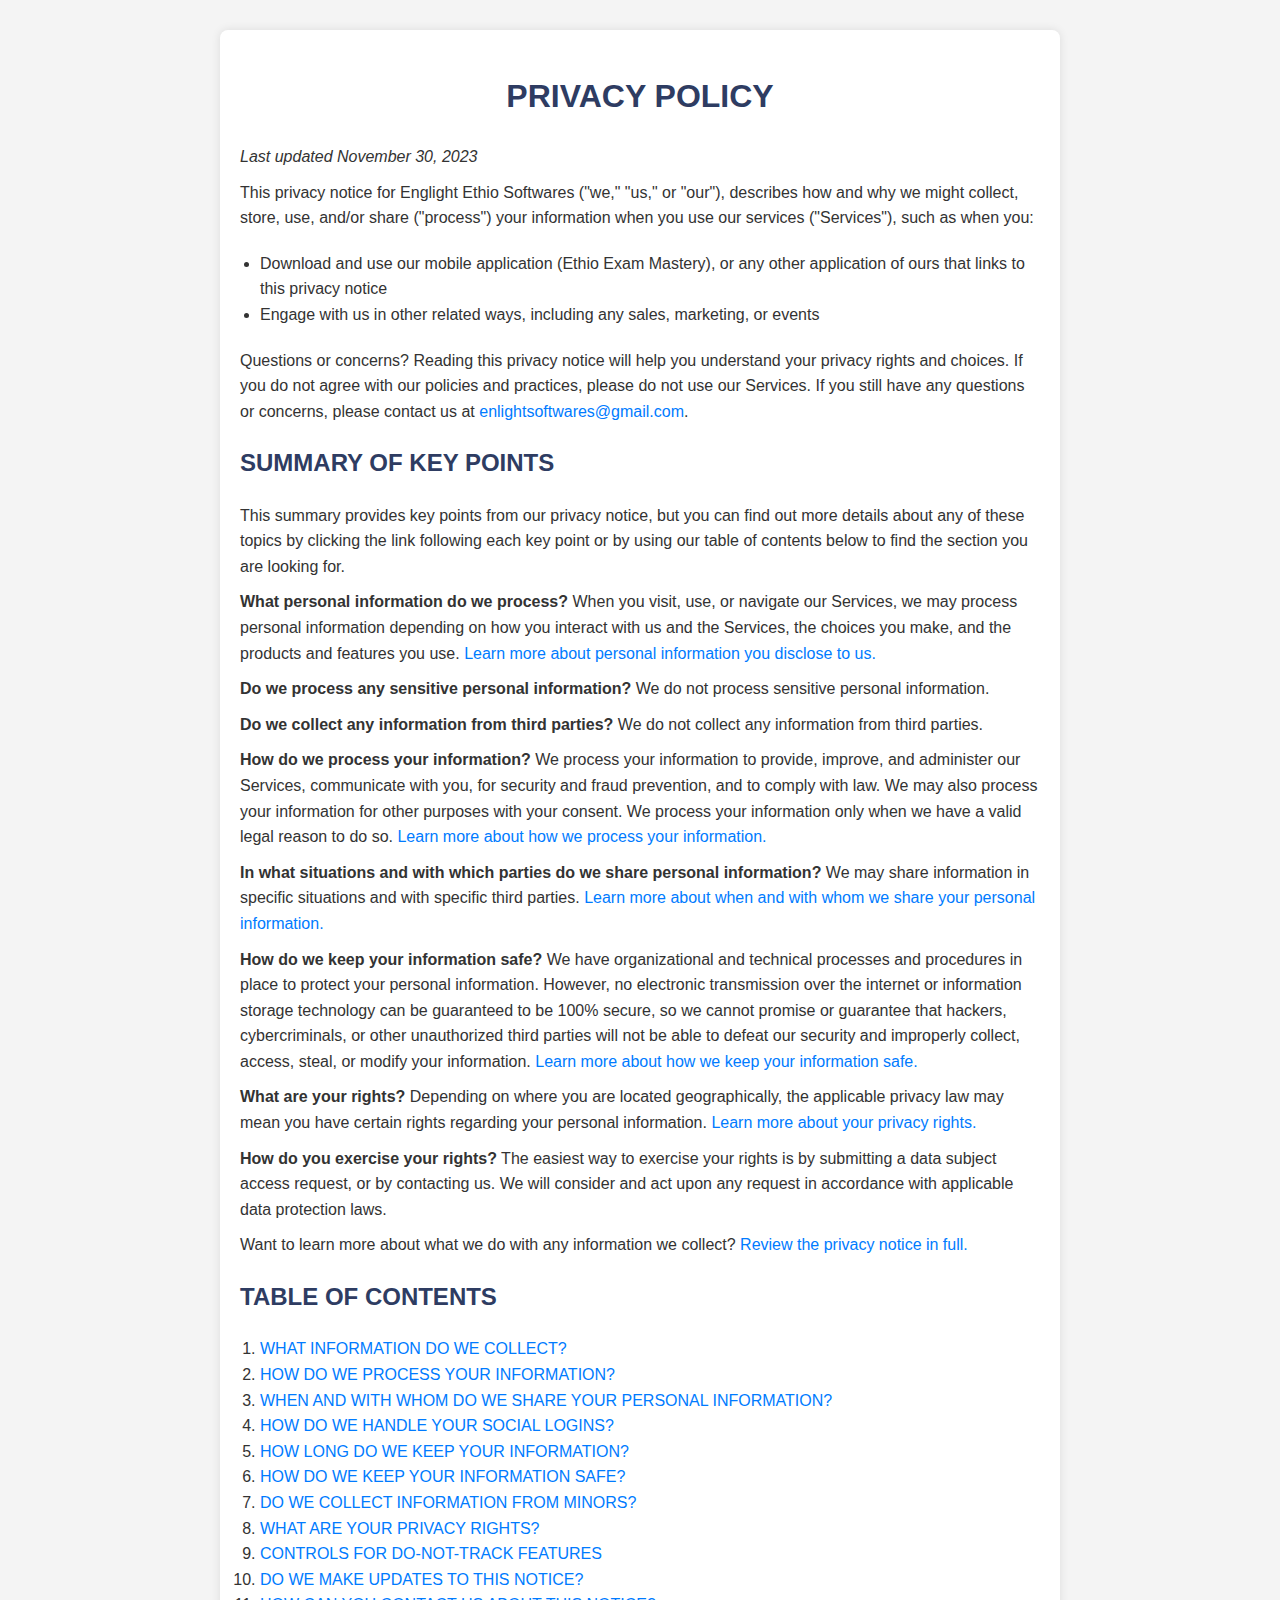
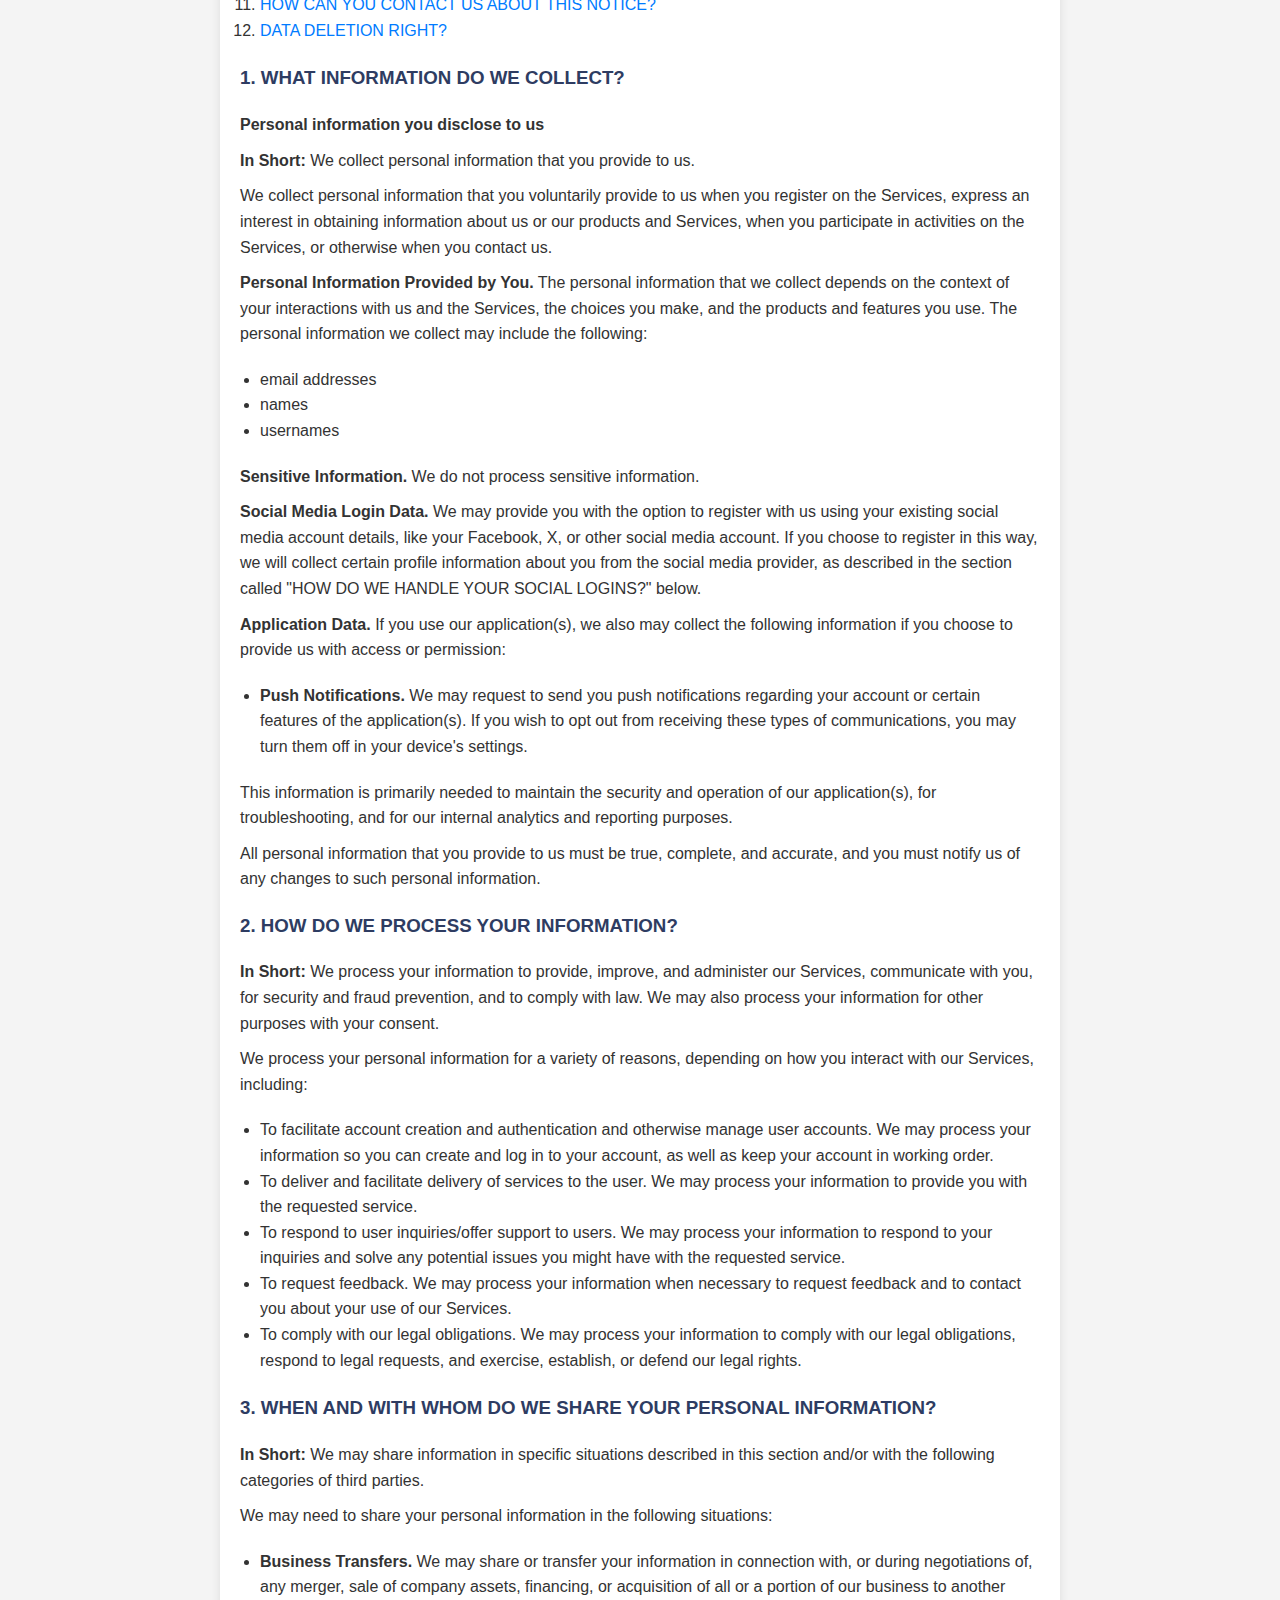
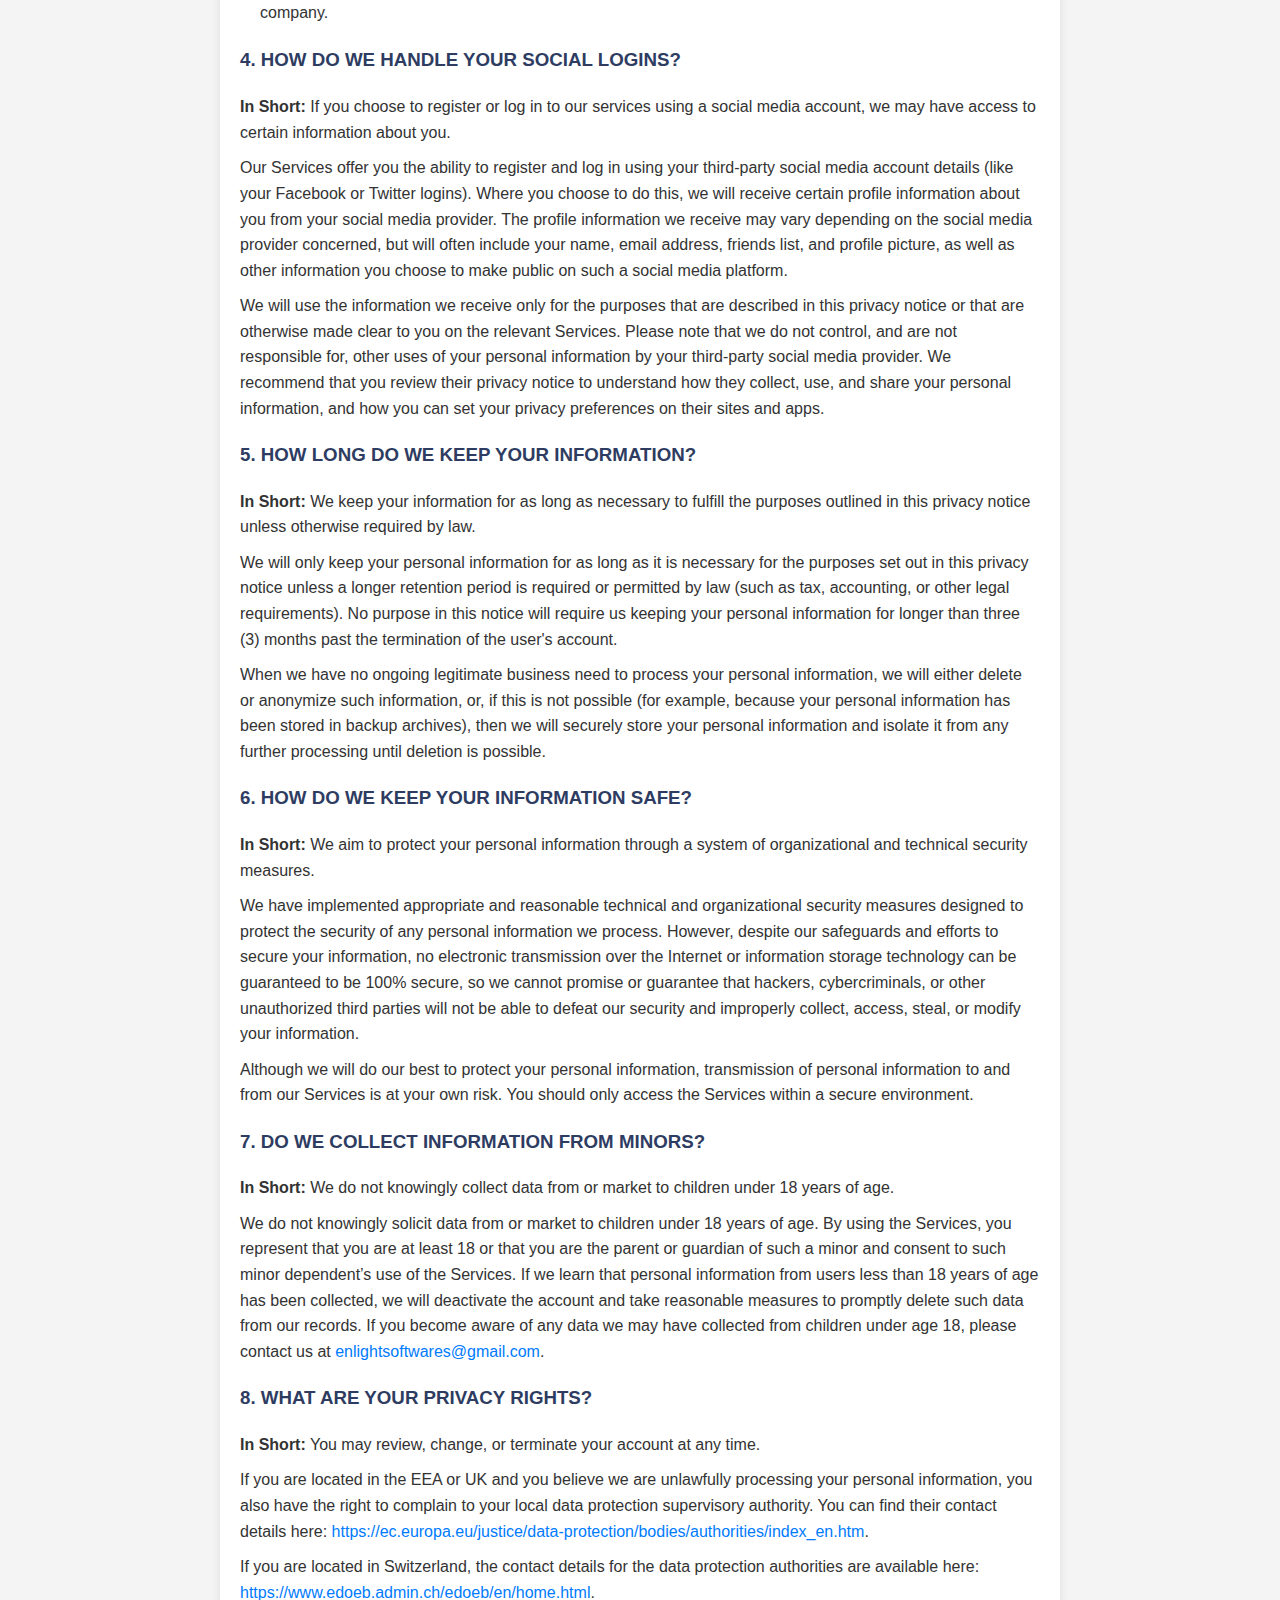
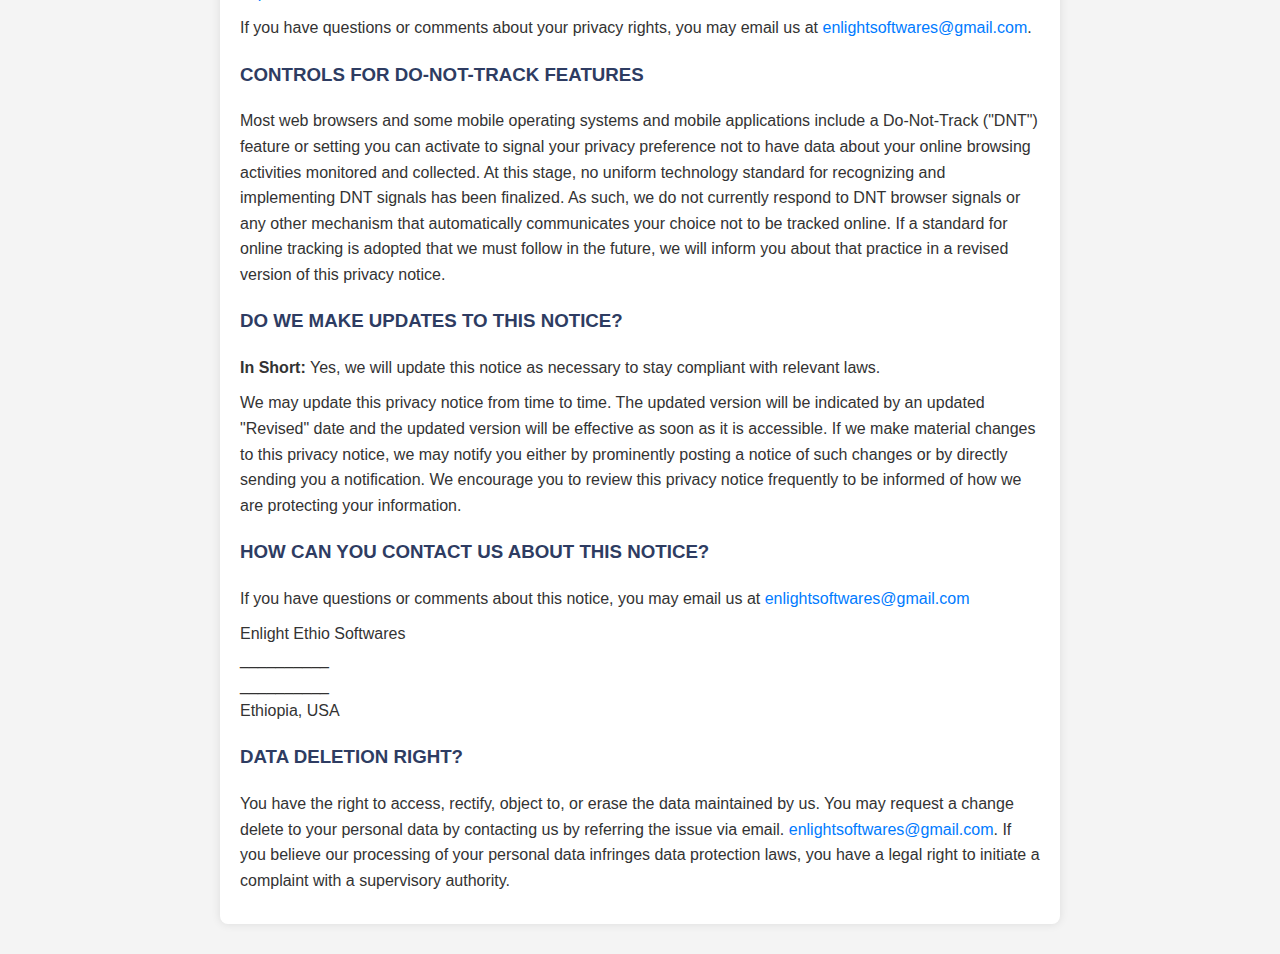
<file: index.html>
<!DOCTYPE html>
<html lang="en">
<head>
    <meta charset="UTF-8">
    <meta name="viewport" content="width=device-width, initial-scale=1.0">
    <title>Privacy Policy - Enlight Ethio Softwares</title>
    <link rel="stylesheet" href="styles.css">
</head>
<body>
    <div class="container">
        <h1>PRIVACY POLICY</h1>
        <p><em>Last updated November 30, 2023</em></p>
        
        <p>This privacy notice for Englight Ethio Softwares ("we," "us," or "our"), describes how and why we might collect, store, use, and/or share ("process") your information when you use our services ("Services"), such as when you:</p>
        
        <ul>
            <li>Download and use our mobile application (Ethio Exam Mastery), or any other application of ours that links to this privacy notice</li>
            <li>Engage with us in other related ways, including any sales, marketing, or events</li>
        </ul>
        
        <p>Questions or concerns? Reading this privacy notice will help you understand your privacy rights and choices. If you do not agree with our policies and practices, please do not use our Services. If you still have any questions or concerns, please contact us at <a href="mailto:enlightsoftwares@gmail.com">enlightsoftwares@gmail.com</a>.</p>
        
        <h2>SUMMARY OF KEY POINTS</h2>
        <p>This summary provides key points from our privacy notice, but you can find out more details about any of these topics by clicking the link following each key point or by using our table of contents below to find the section you are looking for.</p>
        
        <p><strong>What personal information do we process?</strong> When you visit, use, or navigate our Services, we may process personal information depending on how you interact with us and the Services, the choices you make, and the products and features you use. <a href="#1">Learn more about personal information you disclose to us.</a></p>
        <p><strong>Do we process any sensitive personal information?</strong> We do not process sensitive personal information.</p>
        <p><strong>Do we collect any information from third parties?</strong> We do not collect any information from third parties.</p>
        <p><strong>How do we process your information?</strong> We process your information to provide, improve, and administer our Services, communicate with you, for security and fraud prevention, and to comply with law. We may also process your information for other purposes with your consent. We process your information only when we have a valid legal reason to do so. <a href="#2">Learn more about how we process your information.</a></p>
        <p><strong>In what situations and with which parties do we share personal information?</strong> We may share information in specific situations and with specific third parties. <a href="#3">Learn more about when and with whom we share your personal information.</a></p>
        <p><strong>How do we keep your information safe?</strong> We have organizational and technical processes and procedures in place to protect your personal information. However, no electronic transmission over the internet or information storage technology can be guaranteed to be 100% secure, so we cannot promise or guarantee that hackers, cybercriminals, or other unauthorized third parties will not be able to defeat our security and improperly collect, access, steal, or modify your information. <a href="#6">Learn more about how we keep your information safe.</a></p>
        <p><strong>What are your rights?</strong> Depending on where you are located geographically, the applicable privacy law may mean you have certain rights regarding your personal information. <a href="#8">Learn more about your privacy rights.</a></p>
        <p><strong>How do you exercise your rights?</strong> The easiest way to exercise your rights is by submitting a data subject access request, or by contacting us. We will consider and act upon any request in accordance with applicable data protection laws.</p>
        <p>Want to learn more about what we do with any information we collect? <a href="#toc">Review the privacy notice in full.</a></p>
        
        <h2 id="toc">TABLE OF CONTENTS</h2>
        <ol>
            <li><a href="#1">WHAT INFORMATION DO WE COLLECT?</a></li>
            <li><a href="#2">HOW DO WE PROCESS YOUR INFORMATION?</a></li>
            <li><a href="#3">WHEN AND WITH WHOM DO WE SHARE YOUR PERSONAL INFORMATION?</a></li>
            <li><a href="#4">HOW DO WE HANDLE YOUR SOCIAL LOGINS?</a></li>
            <li><a href="#5">HOW LONG DO WE KEEP YOUR INFORMATION?</a></li>
            <li><a href="#6">HOW DO WE KEEP YOUR INFORMATION SAFE?</a></li>
            <li><a href="#7">DO WE COLLECT INFORMATION FROM MINORS?</a></li>
            <li><a href="#8">WHAT ARE YOUR PRIVACY RIGHTS?</a></li>
            <li><a href="#9">CONTROLS FOR DO-NOT-TRACK FEATURES</a></li>
            <li><a href="#10">DO WE MAKE UPDATES TO THIS NOTICE?</a></li>
            <li><a href="#11">HOW CAN YOU CONTACT US ABOUT THIS NOTICE?</a></li>
            <li><a href="#12">DATA DELETION RIGHT?</a></li>
        </ol>
        
        <h3 id="1">1. WHAT INFORMATION DO WE COLLECT?</h3>
        <p><strong>Personal information you disclose to us</strong></p>
        <p><strong>In Short:</strong> We collect personal information that you provide to us.</p>
        
        <p>We collect personal information that you voluntarily provide to us when you register on the Services, express an interest in obtaining information about us or our products and Services, when you participate in activities on the Services, or otherwise when you contact us.</p>
        
        <p><strong>Personal Information Provided by You.</strong> The personal information that we collect depends on the context of your interactions with us and the Services, the choices you make, and the products and features you use. The personal information we collect may include the following:</p>
        
        <ul>
            <li>email addresses</li>
            <li>names</li>
            <li>usernames</li>
        </ul>
        
        <p><strong>Sensitive Information.</strong> We do not process sensitive information.</p>
        
        <p><strong>Social Media Login Data.</strong> We may provide you with the option to register with us using your existing social media account details, like your Facebook, X, or other social media account. If you choose to register in this way, we will collect certain profile information about you from the social media provider, as described in the section called "HOW DO WE HANDLE YOUR SOCIAL LOGINS?" below.</p>
        
        <p><strong>Application Data.</strong> If you use our application(s), we also may collect the following information if you choose to provide us with access or permission:</p>
        
        <ul>
            <li><strong>Push Notifications.</strong> We may request to send you push notifications regarding your account or certain features of the application(s). If you wish to opt out from receiving these types of communications, you may turn them off in your device's settings.</li>
        </ul>
        
        <p>This information is primarily needed to maintain the security and operation of our application(s), for troubleshooting, and for our internal analytics and reporting purposes.</p>
        
        <p>All personal information that you provide to us must be true, complete, and accurate, and you must notify us of any changes to such personal information.</p>
        
        <h3 id="2">2. HOW DO WE PROCESS YOUR INFORMATION?</h3>
        <p><strong>In Short:</strong> We process your information to provide, improve, and administer our Services, communicate with you, for security and fraud prevention, and to comply with law. We may also process your information for other purposes with your consent.</p>
        
        <p>We process your personal information for a variety of reasons, depending on how you interact with our Services, including:</p>
        
        <ul>
            <li>To facilitate account creation and authentication and otherwise manage user accounts. We may process your information so you can create and log in to your account, as well as keep your account in working order.</li>
            <li>To deliver and facilitate delivery of services to the user. We may process your information to provide you with the requested service.</li>
            <li>To respond to user inquiries/offer support to users. We may process your information to respond to your inquiries and solve any potential issues you might have with the requested service.</li>
            <li>To request feedback. We may process your information when necessary to request feedback and to contact you about your use of our Services.</li>
            <li>To comply with our legal obligations. We may process your information to comply with our legal obligations, respond to legal requests, and exercise, establish, or defend our legal rights.</li>
        </ul>
        
        <h3 id="3">3. WHEN AND WITH WHOM DO WE SHARE YOUR PERSONAL INFORMATION?</h3>
        <p><strong>In Short:</strong> We may share information in specific situations described in this section and/or with the following categories of third parties.</p>
        
        <p>We may need to share your personal information in the following situations:</p>
        
        <ul>
            <li><strong>Business Transfers.</strong> We may share or transfer your information in connection with, or during negotiations of, any merger, sale of company assets, financing, or acquisition of all or a portion of our business to another company.</li>
        </ul>
        
        <h3 id="4">4. HOW DO WE HANDLE YOUR SOCIAL LOGINS?</h3>
        <p><strong>In Short:</strong> If you choose to register or log in to our services using a social media account, we may have access to certain information about you.</p>
        
        <p>Our Services offer you the ability to register and log in using your third-party social media account details (like your Facebook or Twitter logins). Where you choose to do this, we will receive certain profile information about you from your social media provider. The profile information we receive may vary depending on the social media provider concerned, but will often include your name, email address, friends list, and profile picture, as well as other information you choose to make public on such a social media platform.</p>
        
        <p>We will use the information we receive only for the purposes that are described in this privacy notice or that are otherwise made clear to you on the relevant Services. Please note that we do not control, and are not responsible for, other uses of your personal information by your third-party social media provider. We recommend that you review their privacy notice to understand how they collect, use, and share your personal information, and how you can set your privacy preferences on their sites and apps.</p>
        
        <h3 id="5">5. HOW LONG DO WE KEEP YOUR INFORMATION?</h3>
        <p><strong>In Short:</strong> We keep your information for as long as necessary to fulfill the purposes outlined in this privacy notice unless otherwise required by law.</p>
        
        <p>We will only keep your personal information for as long as it is necessary for the purposes set out in this privacy notice unless a longer retention period is required or permitted by law (such as tax, accounting, or other legal requirements). No purpose in this notice will require us keeping your personal information for longer than three (3) months past the termination of the user's account.</p>
        
        <p>When we have no ongoing legitimate business need to process your personal information, we will either delete or anonymize such information, or, if this is not possible (for example, because your personal information has been stored in backup archives), then we will securely store your personal information and isolate it from any further processing until deletion is possible.</p>
        
        <h3 id="6">6. HOW DO WE KEEP YOUR INFORMATION SAFE?</h3>
        <p><strong>In Short:</strong> We aim to protect your personal information through a system of organizational and technical security measures.</p>
        
        <p>We have implemented appropriate and reasonable technical and organizational security measures designed to protect the security of any personal information we process. However, despite our safeguards and efforts to secure your information, no electronic transmission over the Internet or information storage technology can be guaranteed to be 100% secure, so we cannot promise or guarantee that hackers, cybercriminals, or other unauthorized third parties will not be able to defeat our security and improperly collect, access, steal, or modify your information.</p>
        
        <p>Although we will do our best to protect your personal information, transmission of personal information to and from our Services is at your own risk. You should only access the Services within a secure environment.</p>
        
        <h3 id="7">7. DO WE COLLECT INFORMATION FROM MINORS?</h3>
        <p><strong>In Short:</strong> We do not knowingly collect data from or market to children under 18 years of age.</p>
        
        <p>We do not knowingly solicit data from or market to children under 18 years of age. By using the Services, you represent that you are at least 18 or that you are the parent or guardian of such a minor and consent to such minor dependent’s use of the Services. If we learn that personal information from users less than 18 years of age has been collected, we will deactivate the account and take reasonable measures to promptly delete such data from our records. If you become aware of any data we may have collected from children under age 18, please contact us at <a href="mailto:enlightsoftwares@gmail.com">enlightsoftwares@gmail.com</a>.</p>
        
        <h3 id="8">8. WHAT ARE YOUR PRIVACY RIGHTS?</h3>
        <p><strong>In Short:</strong> You may review, change, or terminate your account at any time.</p>
        
        <p>If you are located in the EEA or UK and you believe we are unlawfully processing your personal information, you also have the right to complain to your local data protection supervisory authority. You can find their contact details here: <a href="https://ec.europa.eu/justice/data-protection/bodies/authorities/index_en.htm" target="_blank">https://ec.europa.eu/justice/data-protection/bodies/authorities/index_en.htm</a>.</p>
        
        <p>If you are located in Switzerland, the contact details for the data protection authorities are available here: <a href="https://www.edoeb.admin.ch/edoeb/en/home.html" target="_blank">https://www.edoeb.admin.ch/edoeb/en/home.html</a>.</p>
        
        <p>If you have questions or comments about your privacy rights, you may email us at <a href="mailto:enlightsoftwares@gmail.com">enlightsoftwares@gmail.com</a>.</p>
        
        <h3 id="9">CONTROLS FOR DO-NOT-TRACK FEATURES</h3>
        <p>Most web browsers and some mobile operating systems and mobile applications include a Do-Not-Track ("DNT") feature or setting you can activate to signal your privacy preference not to have data about your online browsing activities monitored and collected. At this stage, no uniform technology standard for recognizing and implementing DNT signals has been finalized. As such, we do not currently respond to DNT browser signals or any other mechanism that automatically communicates your choice not to be tracked online. If a standard for online tracking is adopted that we must follow in the future, we will inform you about that practice in a revised version of this privacy notice.</p>
        
        <h3 id="10">DO WE MAKE UPDATES TO THIS NOTICE?</h3>
        <p><strong>In Short:</strong> Yes, we will update this notice as necessary to stay compliant with relevant laws.</p>
        
        <p>We may update this privacy notice from time to time. The updated version will be indicated by an updated "Revised" date and the updated version will be effective as soon as it is accessible. If we make material changes to this privacy notice, we may notify you either by prominently posting a notice of such changes or by directly sending you a notification. We encourage you to review this privacy notice frequently to be informed of how we are protecting your information.</p>
        
        <h3 id="11">HOW CAN YOU CONTACT US ABOUT THIS NOTICE?</h3>
        <p>If you have questions or comments about this notice, you may email us at <a href="mailto:enlightsoftwares@gmail.com">enlightsoftwares@gmail.com</a> </p>
        <p>
            Enlight Ethio Softwares<br>
            __________<br>
            __________<br>
            Ethiopia, USA
        </p>
        
        <h3 id="12">DATA DELETION RIGHT?</h3>
        <p>You have the right to access, rectify, object to, or erase the data maintained by us. You may request a change  delete to your personal data by contacting us by referring the issue via email.
<a href="mailto:enlightsoftwares@gmail.com">enlightsoftwares@gmail.com</a>. 
If you believe our processing of your personal data infringes data protection laws, you have a legal right to initiate a complaint with a supervisory authority.</p>
    </div>
</body>
</html>
</file>
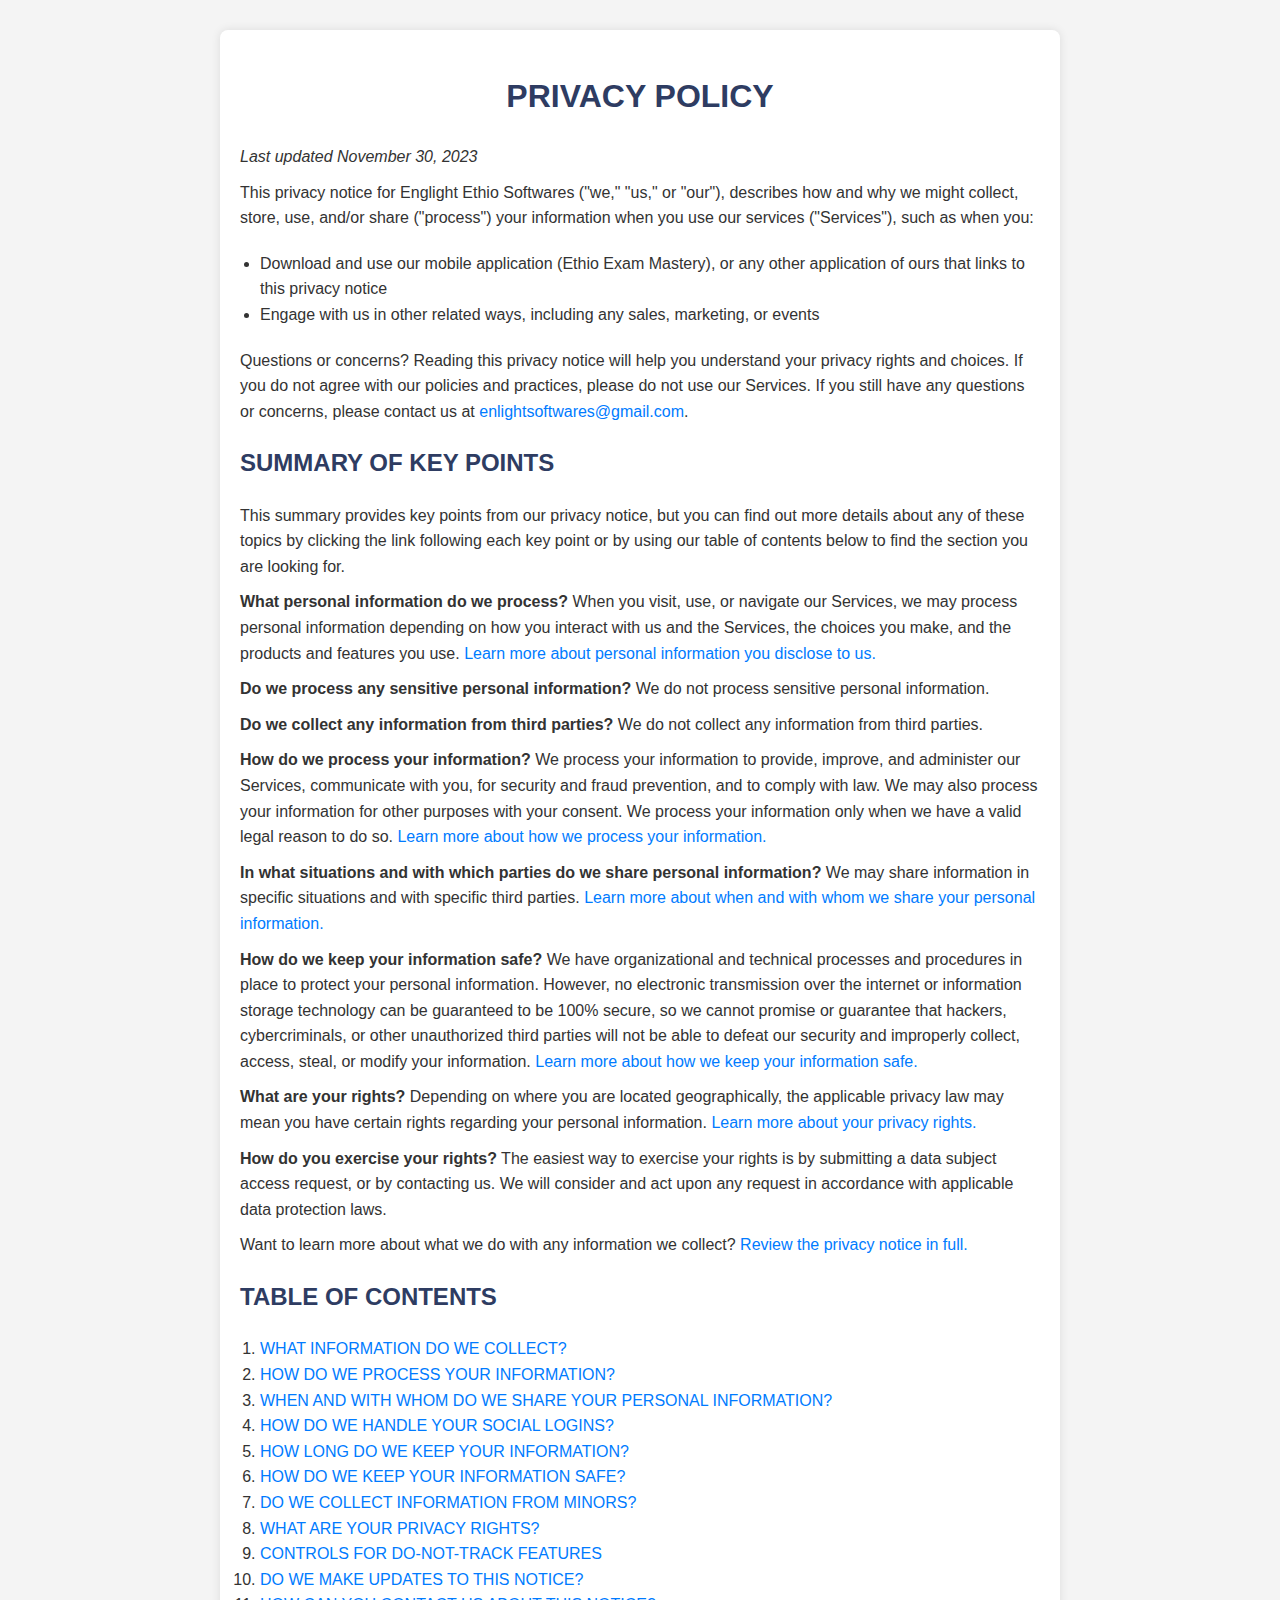
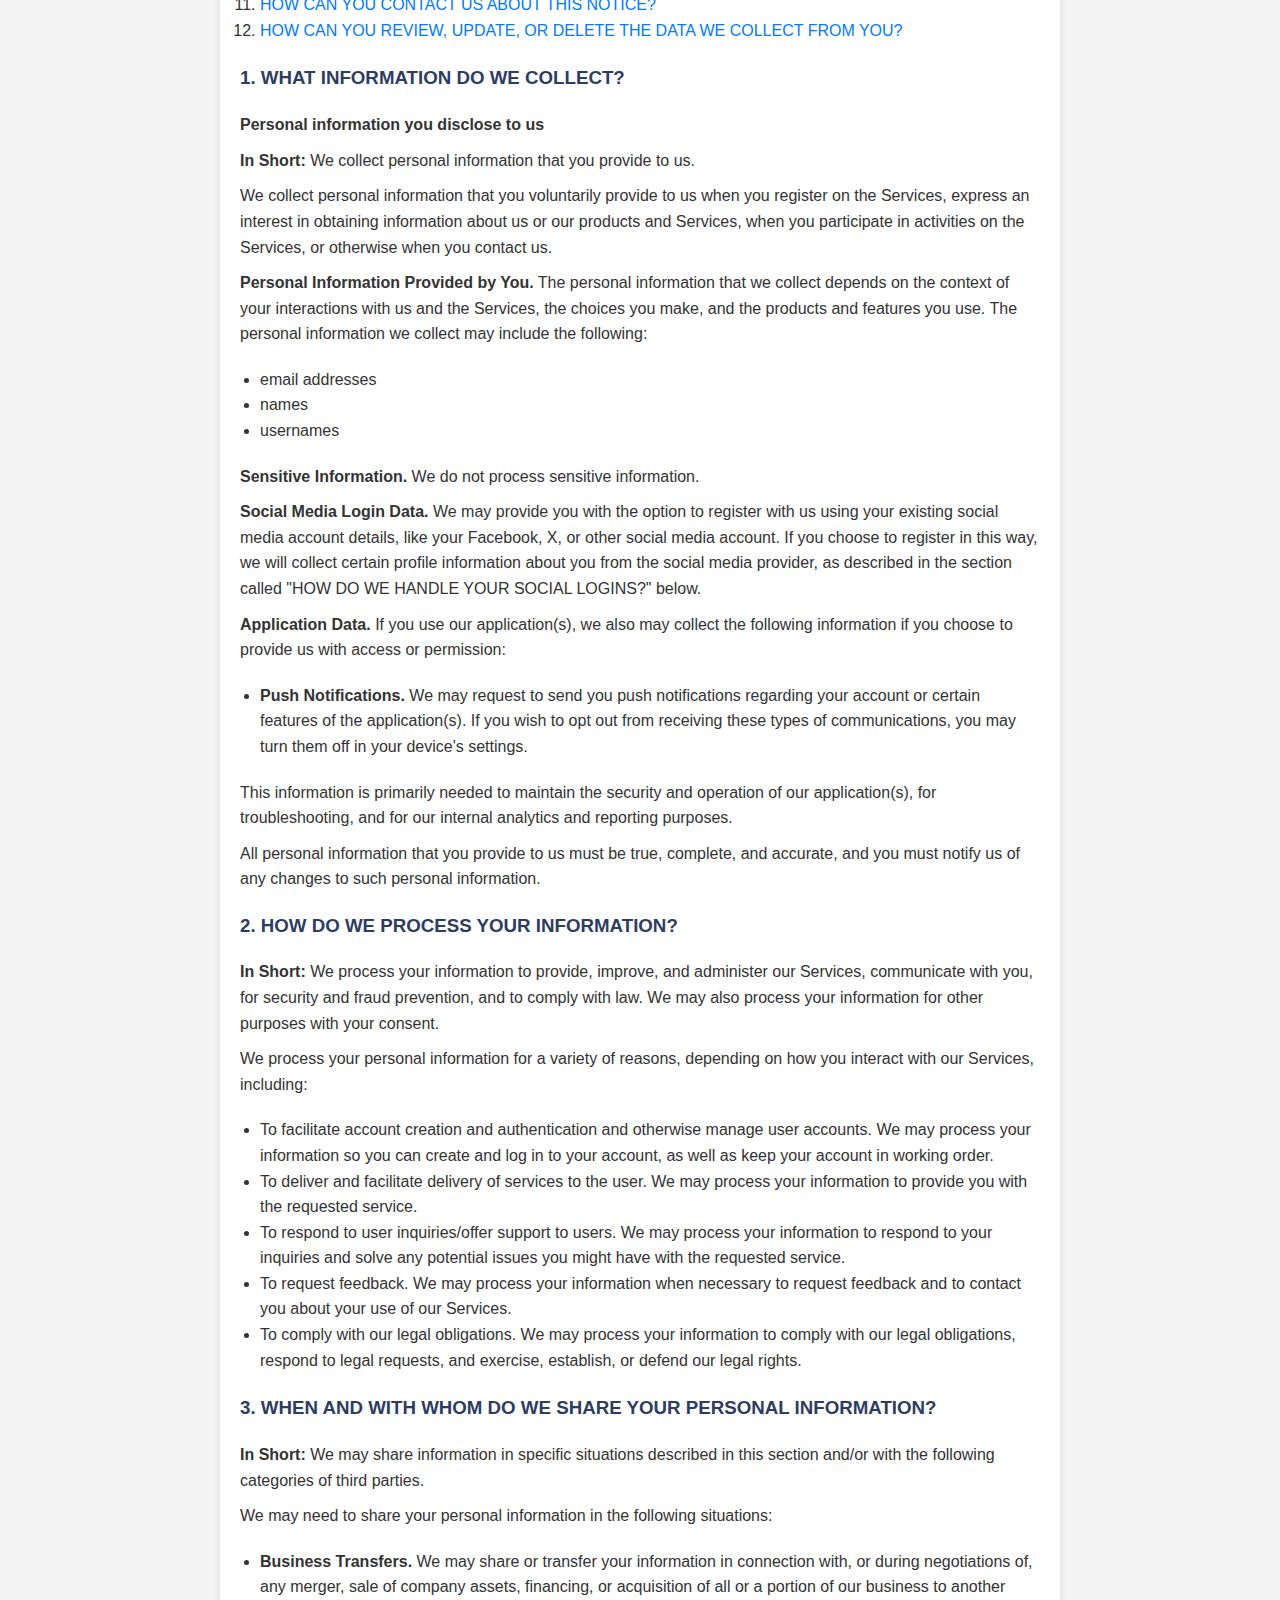
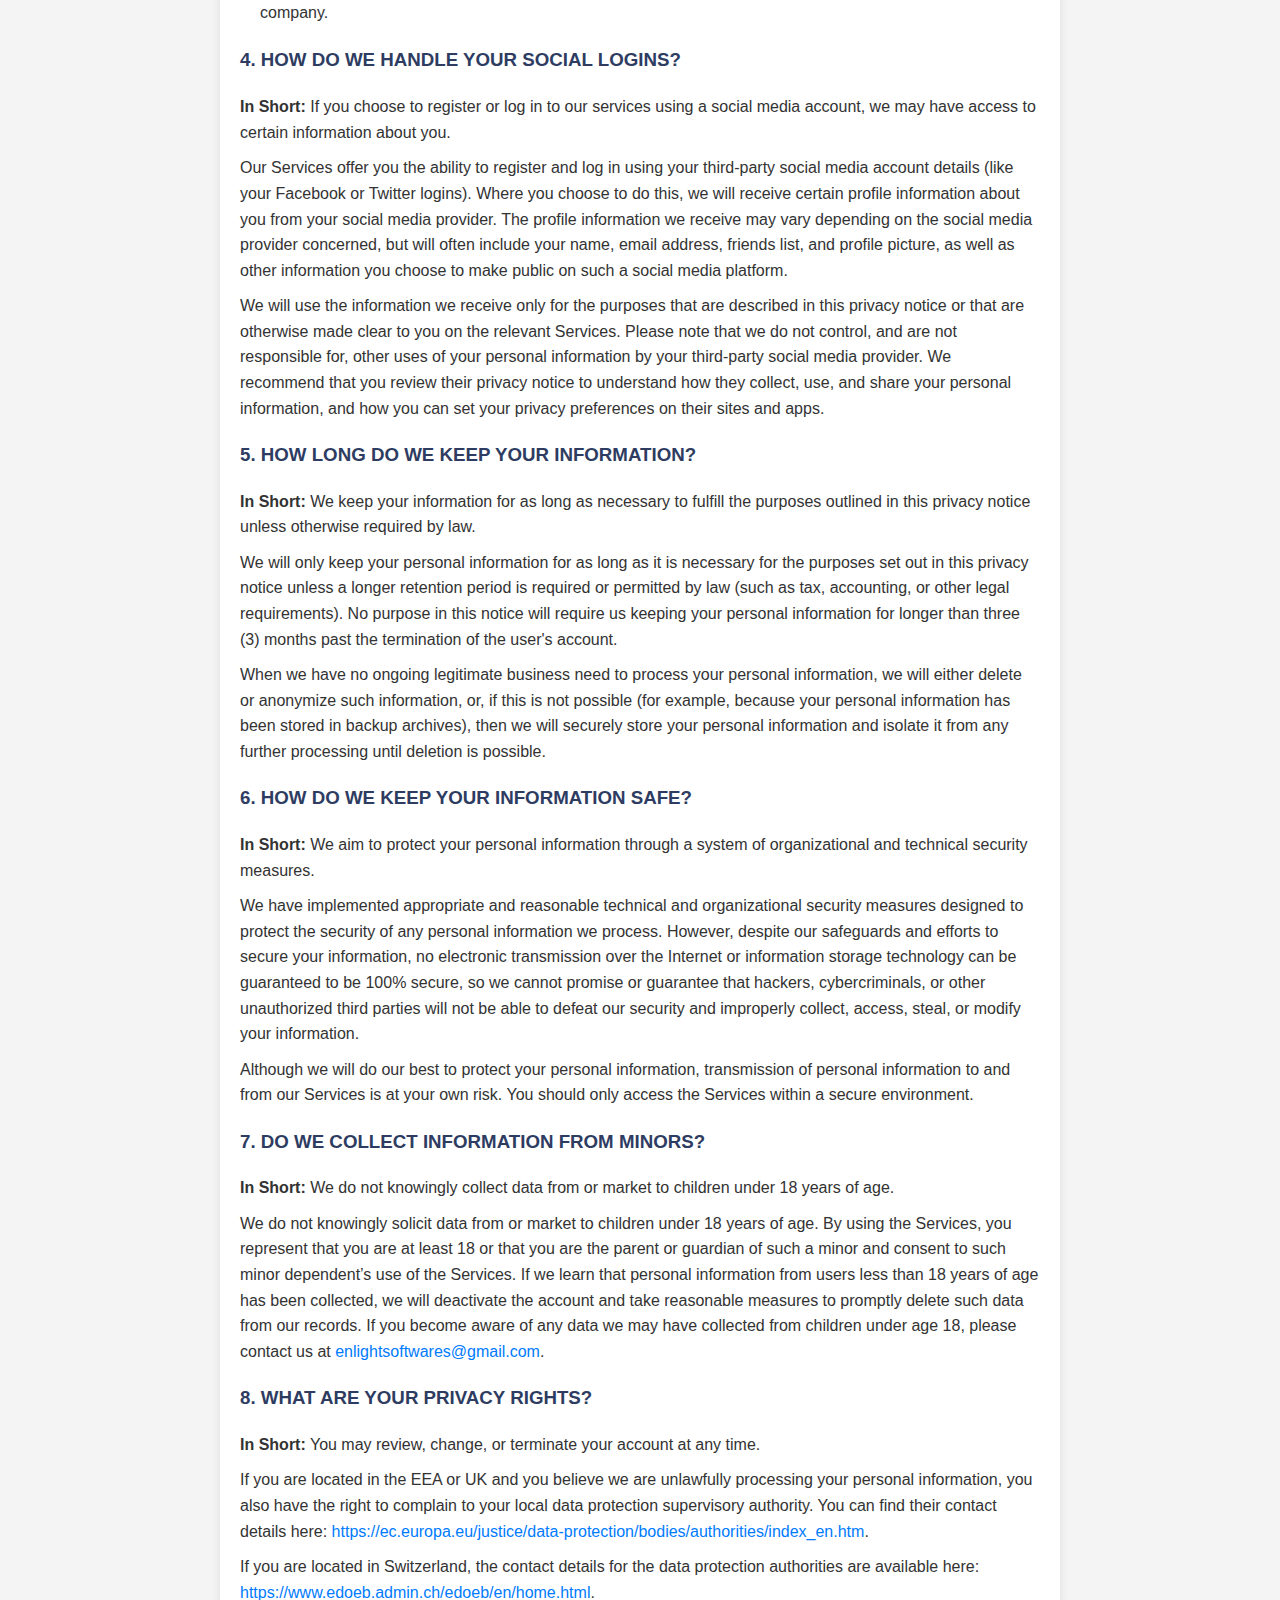
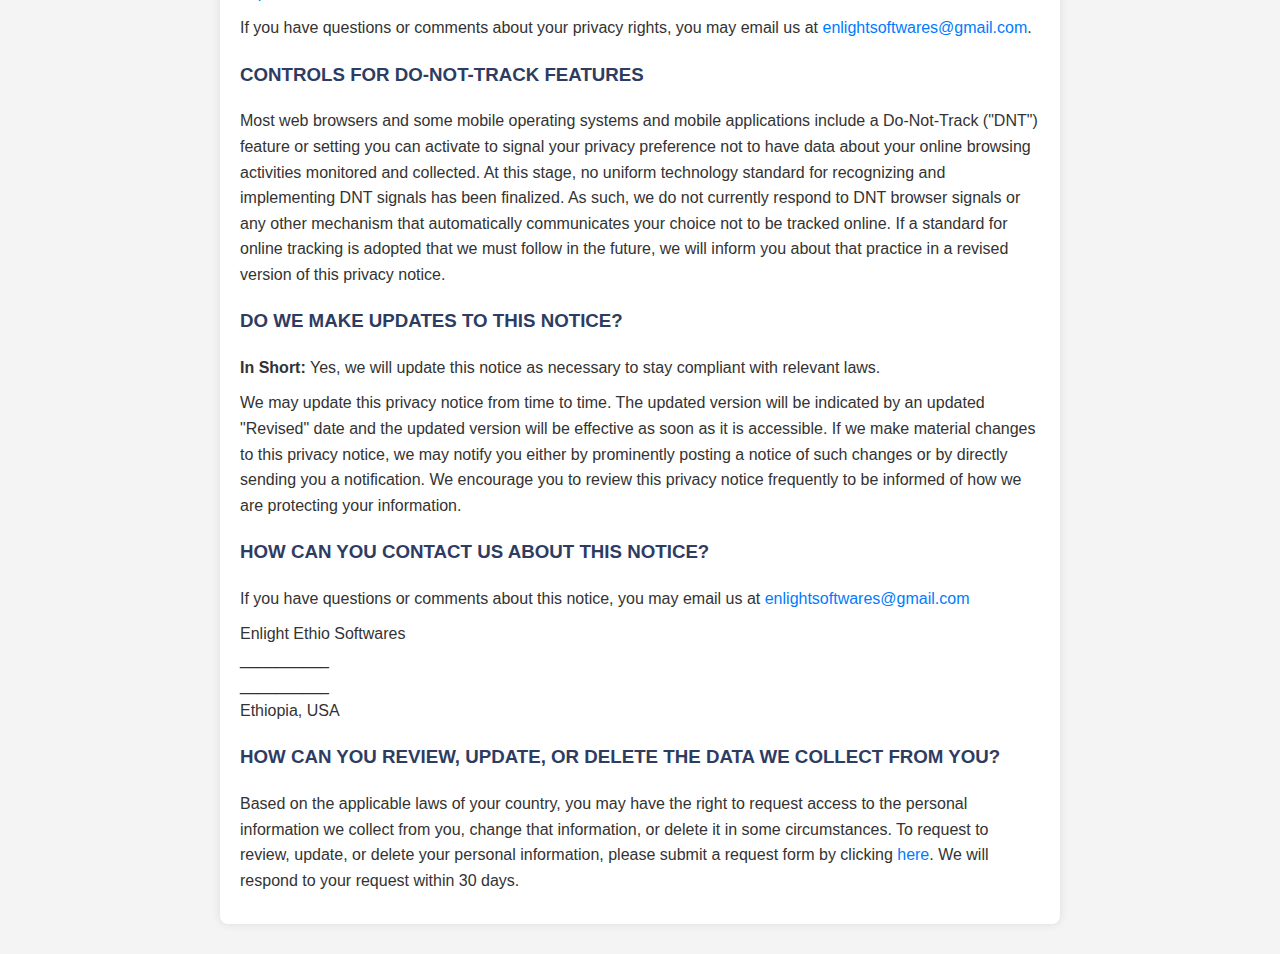
<file: privacy.html>
<!DOCTYPE html>
<html lang="en">
<head>
    <meta charset="UTF-8">
    <meta name="viewport" content="width=device-width, initial-scale=1.0">
    <title>Privacy Policy - Enlight Ethio Softwares</title>
    <link rel="stylesheet" href="styles.css">
</head>
<body>
    <div class="container">
        <h1>PRIVACY POLICY</h1>
        <p><em>Last updated November 30, 2023</em></p>
        
        <p>This privacy notice for Englight Ethio Softwares ("we," "us," or "our"), describes how and why we might collect, store, use, and/or share ("process") your information when you use our services ("Services"), such as when you:</p>
        
        <ul>
            <li>Download and use our mobile application (Ethio Exam Mastery), or any other application of ours that links to this privacy notice</li>
            <li>Engage with us in other related ways, including any sales, marketing, or events</li>
        </ul>
        
        <p>Questions or concerns? Reading this privacy notice will help you understand your privacy rights and choices. If you do not agree with our policies and practices, please do not use our Services. If you still have any questions or concerns, please contact us at <a href="mailto:enlightsoftwares@gmail.com">enlightsoftwares@gmail.com</a>.</p>
        
        <h2>SUMMARY OF KEY POINTS</h2>
        <p>This summary provides key points from our privacy notice, but you can find out more details about any of these topics by clicking the link following each key point or by using our table of contents below to find the section you are looking for.</p>
        
        <p><strong>What personal information do we process?</strong> When you visit, use, or navigate our Services, we may process personal information depending on how you interact with us and the Services, the choices you make, and the products and features you use. <a href="#1">Learn more about personal information you disclose to us.</a></p>
        <p><strong>Do we process any sensitive personal information?</strong> We do not process sensitive personal information.</p>
        <p><strong>Do we collect any information from third parties?</strong> We do not collect any information from third parties.</p>
        <p><strong>How do we process your information?</strong> We process your information to provide, improve, and administer our Services, communicate with you, for security and fraud prevention, and to comply with law. We may also process your information for other purposes with your consent. We process your information only when we have a valid legal reason to do so. <a href="#2">Learn more about how we process your information.</a></p>
        <p><strong>In what situations and with which parties do we share personal information?</strong> We may share information in specific situations and with specific third parties. <a href="#3">Learn more about when and with whom we share your personal information.</a></p>
        <p><strong>How do we keep your information safe?</strong> We have organizational and technical processes and procedures in place to protect your personal information. However, no electronic transmission over the internet or information storage technology can be guaranteed to be 100% secure, so we cannot promise or guarantee that hackers, cybercriminals, or other unauthorized third parties will not be able to defeat our security and improperly collect, access, steal, or modify your information. <a href="#6">Learn more about how we keep your information safe.</a></p>
        <p><strong>What are your rights?</strong> Depending on where you are located geographically, the applicable privacy law may mean you have certain rights regarding your personal information. <a href="#8">Learn more about your privacy rights.</a></p>
        <p><strong>How do you exercise your rights?</strong> The easiest way to exercise your rights is by submitting a data subject access request, or by contacting us. We will consider and act upon any request in accordance with applicable data protection laws.</p>
        <p>Want to learn more about what we do with any information we collect? <a href="#toc">Review the privacy notice in full.</a></p>
        
        <h2 id="toc">TABLE OF CONTENTS</h2>
        <ol>
            <li><a href="#1">WHAT INFORMATION DO WE COLLECT?</a></li>
            <li><a href="#2">HOW DO WE PROCESS YOUR INFORMATION?</a></li>
            <li><a href="#3">WHEN AND WITH WHOM DO WE SHARE YOUR PERSONAL INFORMATION?</a></li>
            <li><a href="#4">HOW DO WE HANDLE YOUR SOCIAL LOGINS?</a></li>
            <li><a href="#5">HOW LONG DO WE KEEP YOUR INFORMATION?</a></li>
            <li><a href="#6">HOW DO WE KEEP YOUR INFORMATION SAFE?</a></li>
            <li><a href="#7">DO WE COLLECT INFORMATION FROM MINORS?</a></li>
            <li><a href="#8">WHAT ARE YOUR PRIVACY RIGHTS?</a></li>
            <li><a href="#9">CONTROLS FOR DO-NOT-TRACK FEATURES</a></li>
            <li><a href="#10">DO WE MAKE UPDATES TO THIS NOTICE?</a></li>
            <li><a href="#11">HOW CAN YOU CONTACT US ABOUT THIS NOTICE?</a></li>
            <li><a href="#12">HOW CAN YOU REVIEW, UPDATE, OR DELETE THE DATA WE COLLECT FROM YOU?</a></li>
        </ol>
        
        <h3 id="1">1. WHAT INFORMATION DO WE COLLECT?</h3>
        <p><strong>Personal information you disclose to us</strong></p>
        <p><strong>In Short:</strong> We collect personal information that you provide to us.</p>
        
        <p>We collect personal information that you voluntarily provide to us when you register on the Services, express an interest in obtaining information about us or our products and Services, when you participate in activities on the Services, or otherwise when you contact us.</p>
        
        <p><strong>Personal Information Provided by You.</strong> The personal information that we collect depends on the context of your interactions with us and the Services, the choices you make, and the products and features you use. The personal information we collect may include the following:</p>
        
        <ul>
            <li>email addresses</li>
            <li>names</li>
            <li>usernames</li>
        </ul>
        
        <p><strong>Sensitive Information.</strong> We do not process sensitive information.</p>
        
        <p><strong>Social Media Login Data.</strong> We may provide you with the option to register with us using your existing social media account details, like your Facebook, X, or other social media account. If you choose to register in this way, we will collect certain profile information about you from the social media provider, as described in the section called "HOW DO WE HANDLE YOUR SOCIAL LOGINS?" below.</p>
        
        <p><strong>Application Data.</strong> If you use our application(s), we also may collect the following information if you choose to provide us with access or permission:</p>
        
        <ul>
            <li><strong>Push Notifications.</strong> We may request to send you push notifications regarding your account or certain features of the application(s). If you wish to opt out from receiving these types of communications, you may turn them off in your device's settings.</li>
        </ul>
        
        <p>This information is primarily needed to maintain the security and operation of our application(s), for troubleshooting, and for our internal analytics and reporting purposes.</p>
        
        <p>All personal information that you provide to us must be true, complete, and accurate, and you must notify us of any changes to such personal information.</p>
        
        <h3 id="2">2. HOW DO WE PROCESS YOUR INFORMATION?</h3>
        <p><strong>In Short:</strong> We process your information to provide, improve, and administer our Services, communicate with you, for security and fraud prevention, and to comply with law. We may also process your information for other purposes with your consent.</p>
        
        <p>We process your personal information for a variety of reasons, depending on how you interact with our Services, including:</p>
        
        <ul>
            <li>To facilitate account creation and authentication and otherwise manage user accounts. We may process your information so you can create and log in to your account, as well as keep your account in working order.</li>
            <li>To deliver and facilitate delivery of services to the user. We may process your information to provide you with the requested service.</li>
            <li>To respond to user inquiries/offer support to users. We may process your information to respond to your inquiries and solve any potential issues you might have with the requested service.</li>
            <li>To request feedback. We may process your information when necessary to request feedback and to contact you about your use of our Services.</li>
            <li>To comply with our legal obligations. We may process your information to comply with our legal obligations, respond to legal requests, and exercise, establish, or defend our legal rights.</li>
        </ul>
        
        <h3 id="3">3. WHEN AND WITH WHOM DO WE SHARE YOUR PERSONAL INFORMATION?</h3>
        <p><strong>In Short:</strong> We may share information in specific situations described in this section and/or with the following categories of third parties.</p>
        
        <p>We may need to share your personal information in the following situations:</p>
        
        <ul>
            <li><strong>Business Transfers.</strong> We may share or transfer your information in connection with, or during negotiations of, any merger, sale of company assets, financing, or acquisition of all or a portion of our business to another company.</li>
        </ul>
        
        <h3 id="4">4. HOW DO WE HANDLE YOUR SOCIAL LOGINS?</h3>
        <p><strong>In Short:</strong> If you choose to register or log in to our services using a social media account, we may have access to certain information about you.</p>
        
        <p>Our Services offer you the ability to register and log in using your third-party social media account details (like your Facebook or Twitter logins). Where you choose to do this, we will receive certain profile information about you from your social media provider. The profile information we receive may vary depending on the social media provider concerned, but will often include your name, email address, friends list, and profile picture, as well as other information you choose to make public on such a social media platform.</p>
        
        <p>We will use the information we receive only for the purposes that are described in this privacy notice or that are otherwise made clear to you on the relevant Services. Please note that we do not control, and are not responsible for, other uses of your personal information by your third-party social media provider. We recommend that you review their privacy notice to understand how they collect, use, and share your personal information, and how you can set your privacy preferences on their sites and apps.</p>
        
        <h3 id="5">5. HOW LONG DO WE KEEP YOUR INFORMATION?</h3>
        <p><strong>In Short:</strong> We keep your information for as long as necessary to fulfill the purposes outlined in this privacy notice unless otherwise required by law.</p>
        
        <p>We will only keep your personal information for as long as it is necessary for the purposes set out in this privacy notice unless a longer retention period is required or permitted by law (such as tax, accounting, or other legal requirements). No purpose in this notice will require us keeping your personal information for longer than three (3) months past the termination of the user's account.</p>
        
        <p>When we have no ongoing legitimate business need to process your personal information, we will either delete or anonymize such information, or, if this is not possible (for example, because your personal information has been stored in backup archives), then we will securely store your personal information and isolate it from any further processing until deletion is possible.</p>
        
        <h3 id="6">6. HOW DO WE KEEP YOUR INFORMATION SAFE?</h3>
        <p><strong>In Short:</strong> We aim to protect your personal information through a system of organizational and technical security measures.</p>
        
        <p>We have implemented appropriate and reasonable technical and organizational security measures designed to protect the security of any personal information we process. However, despite our safeguards and efforts to secure your information, no electronic transmission over the Internet or information storage technology can be guaranteed to be 100% secure, so we cannot promise or guarantee that hackers, cybercriminals, or other unauthorized third parties will not be able to defeat our security and improperly collect, access, steal, or modify your information.</p>
        
        <p>Although we will do our best to protect your personal information, transmission of personal information to and from our Services is at your own risk. You should only access the Services within a secure environment.</p>
        
        <h3 id="7">7. DO WE COLLECT INFORMATION FROM MINORS?</h3>
        <p><strong>In Short:</strong> We do not knowingly collect data from or market to children under 18 years of age.</p>
        
        <p>We do not knowingly solicit data from or market to children under 18 years of age. By using the Services, you represent that you are at least 18 or that you are the parent or guardian of such a minor and consent to such minor dependent’s use of the Services. If we learn that personal information from users less than 18 years of age has been collected, we will deactivate the account and take reasonable measures to promptly delete such data from our records. If you become aware of any data we may have collected from children under age 18, please contact us at <a href="mailto:enlightsoftwares@gmail.com">enlightsoftwares@gmail.com</a>.</p>
        
        <h3 id="8">8. WHAT ARE YOUR PRIVACY RIGHTS?</h3>
        <p><strong>In Short:</strong> You may review, change, or terminate your account at any time.</p>
        
        <p>If you are located in the EEA or UK and you believe we are unlawfully processing your personal information, you also have the right to complain to your local data protection supervisory authority. You can find their contact details here: <a href="https://ec.europa.eu/justice/data-protection/bodies/authorities/index_en.htm" target="_blank">https://ec.europa.eu/justice/data-protection/bodies/authorities/index_en.htm</a>.</p>
        
        <p>If you are located in Switzerland, the contact details for the data protection authorities are available here: <a href="https://www.edoeb.admin.ch/edoeb/en/home.html" target="_blank">https://www.edoeb.admin.ch/edoeb/en/home.html</a>.</p>
        
        <p>If you have questions or comments about your privacy rights, you may email us at <a href="mailto:enlightsoftwares@gmail.com">enlightsoftwares@gmail.com</a>.</p>
        
        <h3 id="9">CONTROLS FOR DO-NOT-TRACK FEATURES</h3>
        <p>Most web browsers and some mobile operating systems and mobile applications include a Do-Not-Track ("DNT") feature or setting you can activate to signal your privacy preference not to have data about your online browsing activities monitored and collected. At this stage, no uniform technology standard for recognizing and implementing DNT signals has been finalized. As such, we do not currently respond to DNT browser signals or any other mechanism that automatically communicates your choice not to be tracked online. If a standard for online tracking is adopted that we must follow in the future, we will inform you about that practice in a revised version of this privacy notice.</p>
        
        <h3 id="10">DO WE MAKE UPDATES TO THIS NOTICE?</h3>
        <p><strong>In Short:</strong> Yes, we will update this notice as necessary to stay compliant with relevant laws.</p>
        
        <p>We may update this privacy notice from time to time. The updated version will be indicated by an updated "Revised" date and the updated version will be effective as soon as it is accessible. If we make material changes to this privacy notice, we may notify you either by prominently posting a notice of such changes or by directly sending you a notification. We encourage you to review this privacy notice frequently to be informed of how we are protecting your information.</p>
        
        <h3 id="11">HOW CAN YOU CONTACT US ABOUT THIS NOTICE?</h3>
        <p>If you have questions or comments about this notice, you may email us at <a href="mailto:enlightsoftwares@gmail.com">enlightsoftwares@gmail.com</a> </p>
        <p>
            Enlight Ethio Softwares<br>
            __________<br>
            __________<br>
            Ethiopia, USA
        </p>
        
        <h3 id="12">HOW CAN YOU REVIEW, UPDATE, OR DELETE THE DATA WE COLLECT FROM YOU?</h3>
        <p>Based on the applicable laws of your country, you may have the right to request access to the personal information we collect from you, change that information, or delete it in some circumstances. To request to review, update, or delete your personal information, please submit a request form by clicking <a href="mailto:enlightsoftwares@gmail.com">here</a>. We will respond to your request within 30 days.</p>
    </div>
</body>
</html>
</file>
<file: styles.css>
body {
    font-family: Arial, sans-serif;
    line-height: 1.6;
    color: #333;
    margin: 0;
    padding: 0;
    background: #f4f4f4;
}

.container {
    max-width: 800px;
    margin: 30px auto;
    padding: 20px;
    background: #fff;
    border-radius: 8px;
    box-shadow: 0 0 10px rgba(0, 0, 0, 0.1);
}

h1 {
    text-align: center;
    color: #2E3C62;
}

h2, h3 {
    color: #2E3C62;
}

p {
    margin: 10px 0;
}

ul, ol {
    margin: 20px 0;
    padding-left: 20px;
}

a {
    color: #007BFF;
    text-decoration: none;
}

a:hover {
    text-decoration: underline;
}

@media (max-width: 600px) {
    .container {
        margin: 20px;
        padding: 15px;
    }
}
</file>
